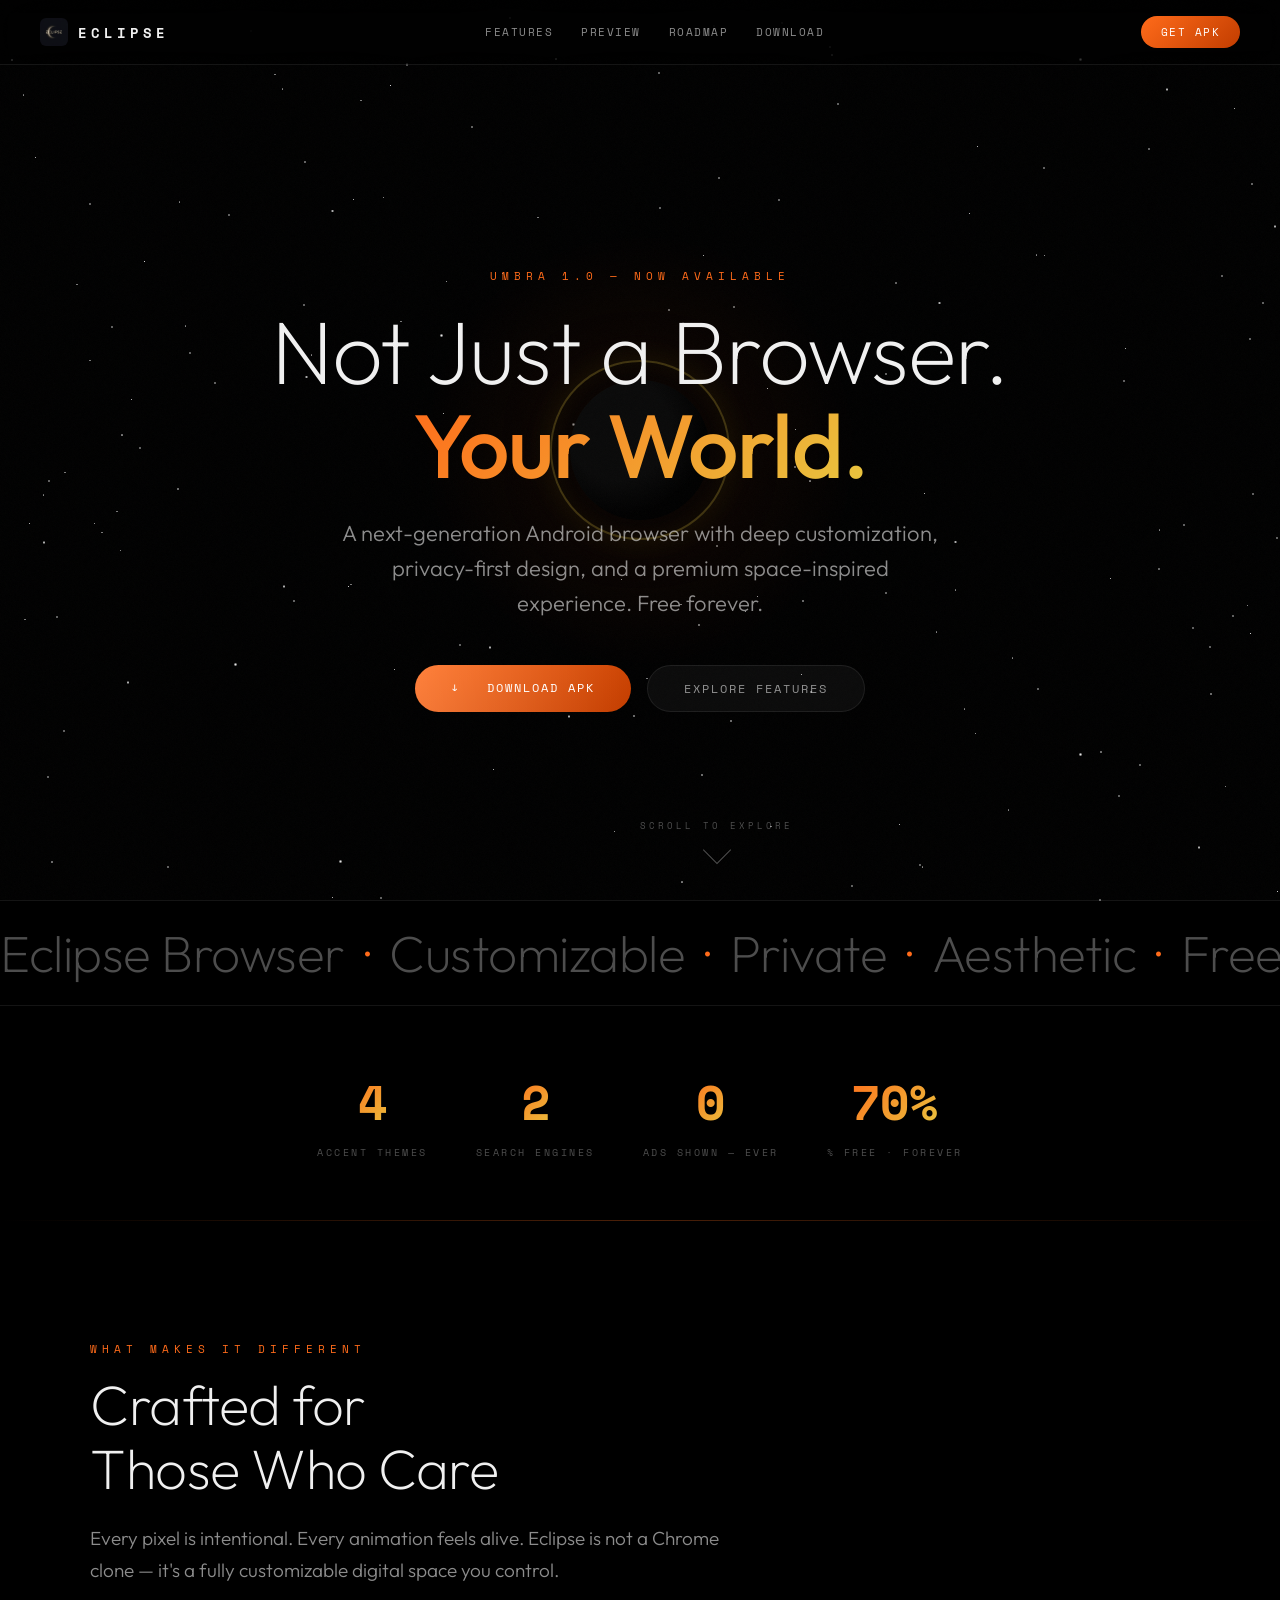
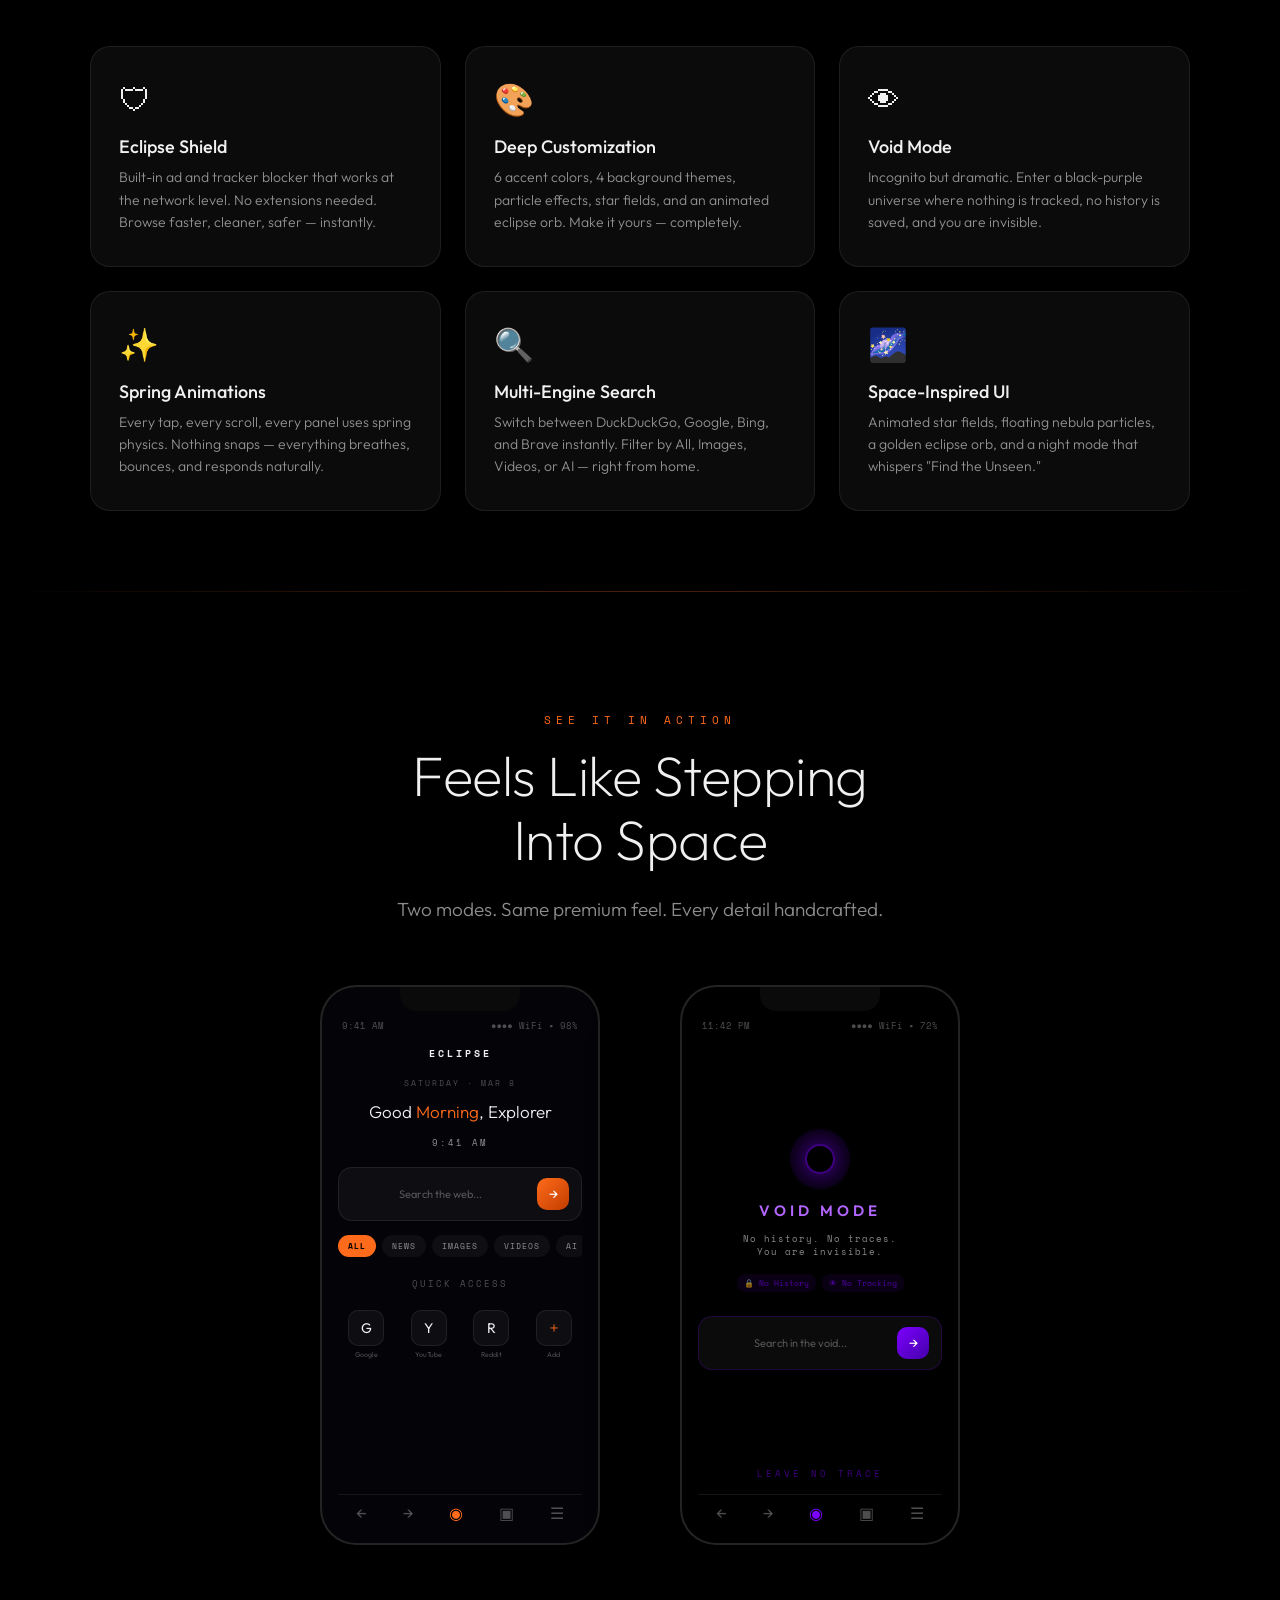
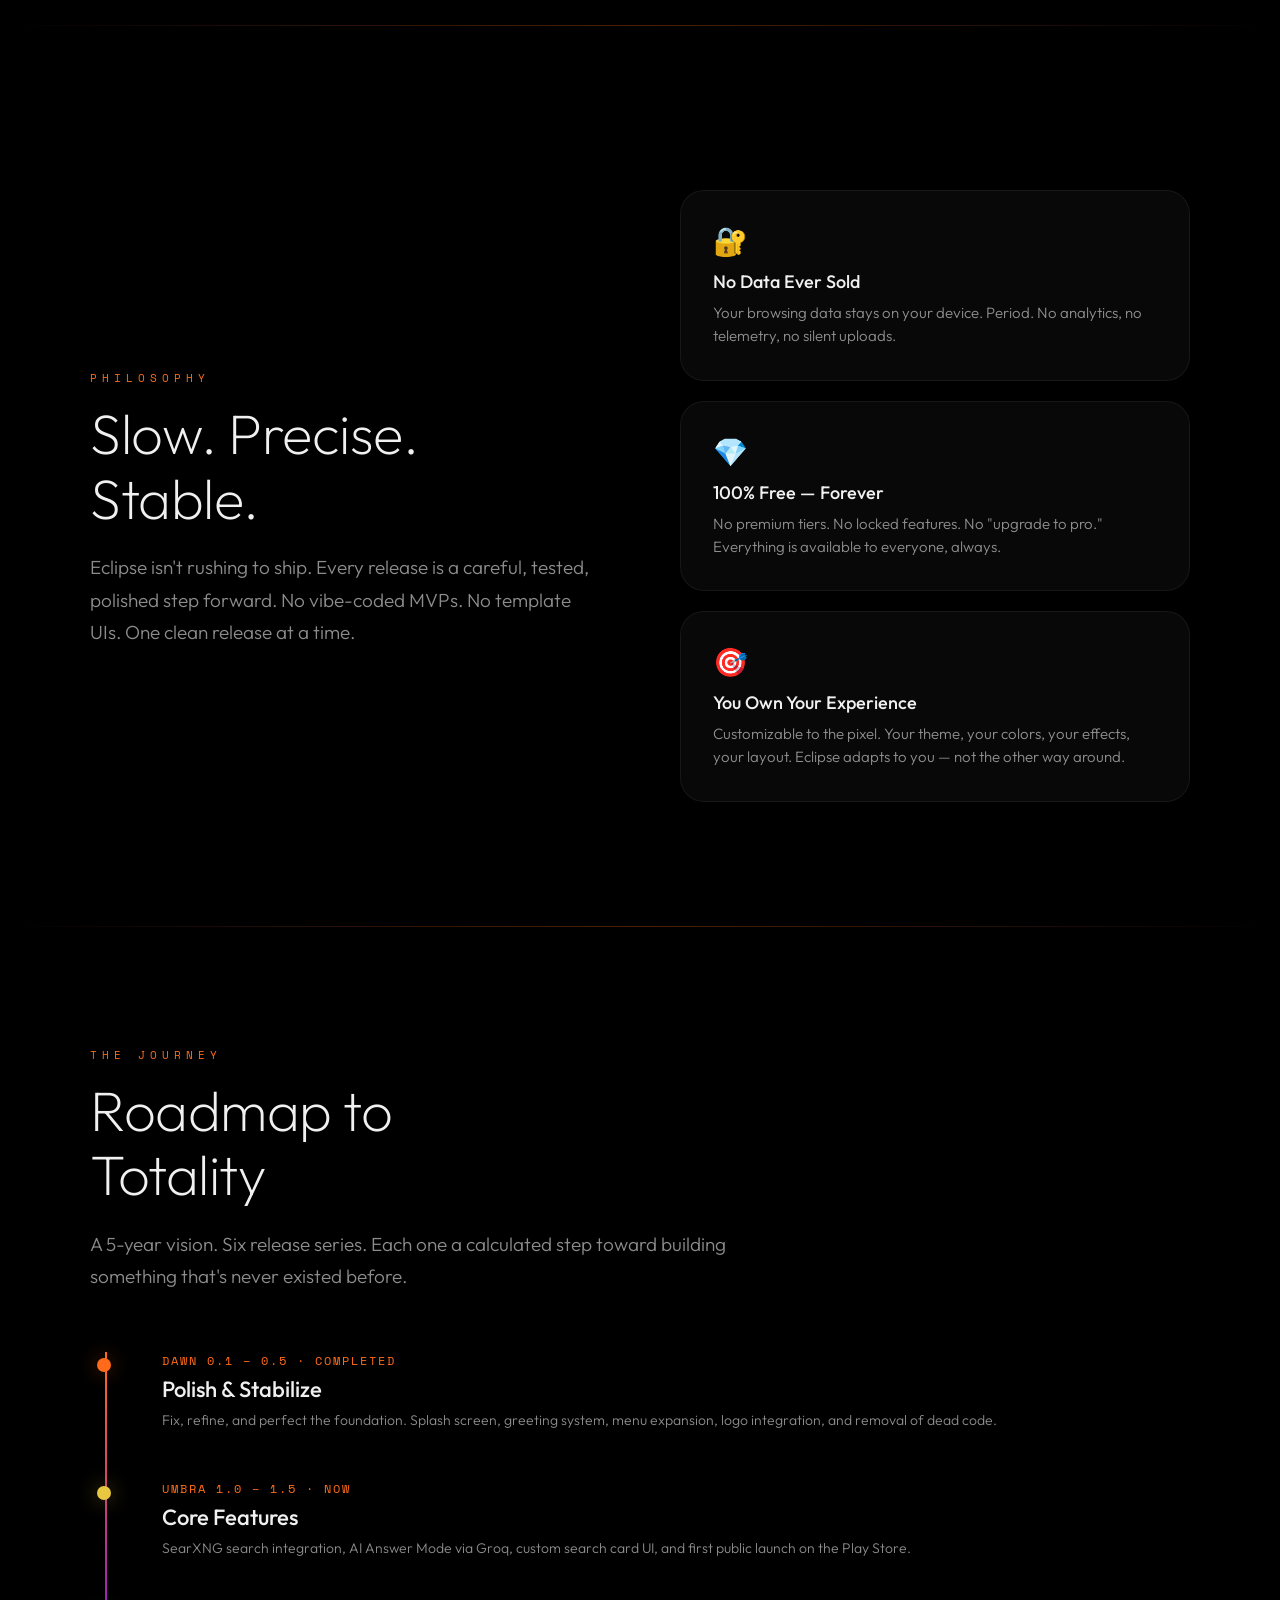
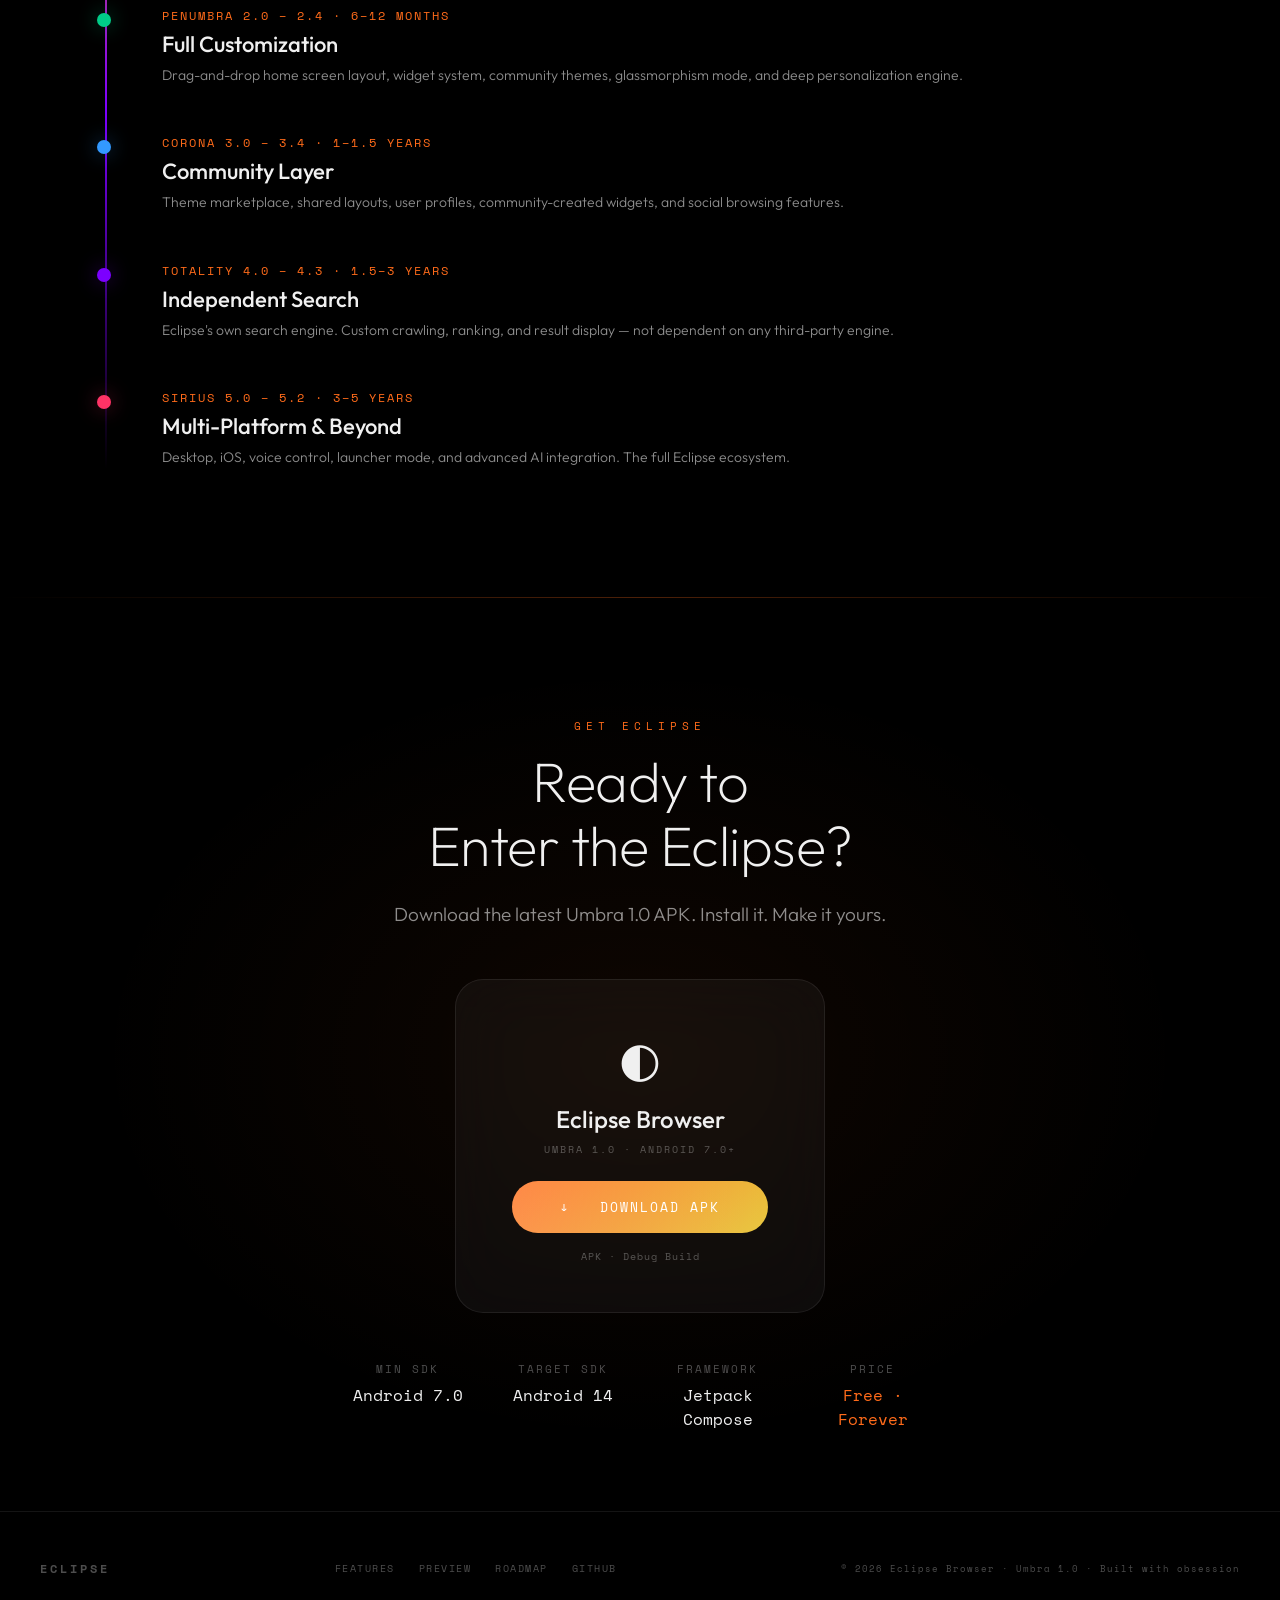
<file: Eclipse-main/eclipse-website/index.html>
<!DOCTYPE html>
<html lang="en">
<head>
<meta charset="UTF-8">
<meta name="viewport" content="width=device-width, initial-scale=1.0">
<title>Eclipse Browser — Your World. Not Just a Browser.</title>
<meta name="description" content="Eclipse is a next-generation Android browser with deep customization, privacy-first design, and a premium space-inspired UI.">
<link rel="preconnect" href="https://fonts.googleapis.com">
<link rel="preconnect" href="https://fonts.gstatic.com" crossorigin>
<link href="https://fonts.googleapis.com/css2?family=Outfit:wght@200;300;400;500;600;700&family=Space+Mono:wght@400;700&display=swap" rel="stylesheet">
<style>
/* ===== RESET & BASE ===== */
*,*::before,*::after{margin:0;padding:0;box-sizing:border-box}
html{scroll-behavior:smooth;overflow-x:hidden;scrollbar-width:thin;scrollbar-color:#FF6B1A22 transparent}
::-webkit-scrollbar{width:6px}
::-webkit-scrollbar-track{background:transparent}
::-webkit-scrollbar-thumb{background:#FF6B1A44;border-radius:3px}
body{
  font-family:'Outfit',sans-serif;
  background:#000;
  color:#f0f0f0;
  overflow-x:hidden;
  -webkit-font-smoothing:antialiased;
}
a{color:inherit;text-decoration:none}
img{max-width:100%;display:block}

/* ===== CSS VARIABLES ===== */
:root{
  --accent:#FF6B1A;
  --accent-light:#FFB347;
  --accent-gold:#E8C840;
  --void-purple:#7C00FF;
  --void-light:#B366FF;
  --surface:rgba(255,255,255,0.045);
  --surface2:rgba(255,255,255,0.07);
  --border:rgba(255,255,255,0.08);
  --text-primary:#F0F0F0;
  --text-muted:rgba(255,255,255,0.55);
  --text-muted2:rgba(255,255,255,0.3);
  --mono:'Space Mono',monospace;
  --sans:'Outfit',sans-serif;
}

/* ===== STAR FIELD ===== */
.starfield{
  position:fixed;top:0;left:0;width:100%;height:100%;z-index:0;pointer-events:none;
}
.star{
  position:absolute;
  border-radius:50%;
  background:radial-gradient(circle,rgba(255,255,255,0.9),rgba(255,255,255,0.1));
  animation:twinkle var(--dur) ease-in-out infinite alternate;
}
@keyframes twinkle{
  0%{opacity:var(--lo);transform:scale(0.8)}
  100%{opacity:var(--hi);transform:scale(1.2)}
}

/* ===== FLOATING PARTICLES ===== */
.particles{
  position:fixed;top:0;left:0;width:100%;height:100%;z-index:0;pointer-events:none;overflow:hidden;
}
.particle{
  position:absolute;
  border-radius:50%;
  background:var(--accent);
  filter:blur(1px);
  opacity:0;
  animation:particleFloat var(--dur) ease-in-out infinite;
  animation-delay:var(--delay);
}
@keyframes particleFloat{
  0%{opacity:0;transform:translateY(0) translateX(0) scale(0.5)}
  15%{opacity:0.6}
  85%{opacity:0.3}
  100%{opacity:0;transform:translateY(calc(-100vh - 50px)) translateX(var(--drift)) scale(0.2)}
}

/* ===== NOISE OVERLAY ===== */
.noise-overlay{
  position:fixed;top:0;left:0;width:100%;height:100%;z-index:1;pointer-events:none;
  opacity:0.025;
  background-image:url("data:image/svg+xml,%3Csvg viewBox='0 0 256 256' xmlns='http://www.w3.org/2000/svg'%3E%3Cfilter id='n'%3E%3CfeTurbulence type='fractalNoise' baseFrequency='0.9' numOctaves='4' stitchTiles='stitch'/%3E%3C/filter%3E%3Crect width='100%25' height='100%25' filter='url(%23n)'/%3E%3C/svg%3E");
  background-size:128px 128px;
}

/* ===== NEBULA GLOW BG ===== */
.nebula-bg{
  position:fixed;top:0;left:0;width:100%;height:100%;z-index:0;pointer-events:none;
}
.nebula-blob{
  position:absolute;
  border-radius:50%;
  filter:blur(120px);
  opacity:0;
  animation:nebulaFloat 18s ease-in-out infinite alternate;
}
.nebula-blob:nth-child(1){
  width:600px;height:600px;top:-200px;left:-150px;
  background:radial-gradient(circle,rgba(255,107,26,0.15),transparent 70%);
  animation-delay:0s;
}
.nebula-blob:nth-child(2){
  width:500px;height:500px;bottom:-100px;right:-100px;
  background:radial-gradient(circle,rgba(124,0,255,0.12),transparent 70%);
  animation-delay:-6s;
}
.nebula-blob:nth-child(3){
  width:400px;height:400px;top:40%;left:50%;transform:translateX(-50%);
  background:radial-gradient(circle,rgba(232,200,64,0.08),transparent 70%);
  animation-delay:-12s;
}
@keyframes nebulaFloat{
  0%{opacity:0.5;transform:scale(1) translate(0,0)}
  33%{opacity:0.8;transform:scale(1.15) translate(30px,-20px)}
  66%{opacity:0.6;transform:scale(0.95) translate(-20px,30px)}
  100%{opacity:0.7;transform:scale(1.1) translate(10px,-10px)}
}

/* ===== CURSOR GLOW ===== */
.cursor-glow{
  position:fixed;width:400px;height:400px;
  border-radius:50%;
  background:radial-gradient(circle,rgba(255,107,26,0.07),transparent 70%);
  pointer-events:none;z-index:0;
  transform:translate(-50%,-50%);
  transition:opacity 0.4s;
}

/* ===== SCROLL PROGRESS BAR ===== */
.scroll-progress{
  position:fixed;top:0;left:0;height:2px;z-index:9999;
  background:linear-gradient(90deg,var(--accent),var(--accent-gold),var(--void-purple));
  width:0%;
  transition:width 0.1s linear;
}

/* ===== HEADER / NAV ===== */
.site-nav{
  position:fixed;top:0;left:0;width:100%;z-index:100;
  padding:16px 40px;
  display:flex;align-items:center;justify-content:space-between;
  backdrop-filter:blur(20px);-webkit-backdrop-filter:blur(20px);
  background:rgba(0,0,0,0.4);
  border-bottom:1px solid var(--border);
  transform:translateY(-100%);
  animation:navSlide 0.8s 0.3s cubic-bezier(0.22,1,0.36,1) forwards;
}
@keyframes navSlide{to{transform:translateY(0)}}
.nav-brand{
  font-family:var(--mono);font-weight:700;font-size:14px;
  letter-spacing:4px;color:var(--text-primary);
  display:flex;align-items:center;gap:10px;
}
.nav-brand img{width:28px;height:28px;border-radius:6px}
.nav-links{display:flex;gap:28px;align-items:center}
.nav-links a{
  font-family:var(--mono);font-size:11px;letter-spacing:1.5px;
  color:var(--text-muted);
  transition:color 0.3s,transform 0.3s;
  text-transform:uppercase;
}
.nav-links a:hover{color:var(--accent);transform:translateY(-1px)}
.nav-cta{
  font-family:var(--mono);font-size:11px;letter-spacing:1.5px;
  color:#fff;
  background:linear-gradient(135deg,var(--accent),#C23D00);
  padding:8px 20px;border-radius:20px;
  transition:transform 0.3s,box-shadow 0.3s;
  text-transform:uppercase;
  cursor:pointer;border:none;
}
.nav-cta:hover{transform:scale(1.05);box-shadow:0 0 30px rgba(255,107,26,0.3)}

/* ===== SECTION UTILITY ===== */
.section{
  position:relative;z-index:2;
  min-height:100vh;
  display:flex;flex-direction:column;align-items:center;justify-content:center;
  padding:120px 40px 80px;
}
.section-inner{max-width:1100px;width:100%;margin:0 auto}

/* ===== REVEAL ANIMATIONS ===== */
.reveal{
  opacity:0;
  transform:translateY(50px);
  transition:opacity 0.7s cubic-bezier(0.22,1,0.36,1),transform 0.7s cubic-bezier(0.22,1,0.36,1);
}
.reveal.visible{
  opacity:1;transform:translateY(0);
}
.reveal-left{
  opacity:0;transform:translateX(-80px);
  transition:opacity 0.7s cubic-bezier(0.22,1,0.36,1),transform 0.7s cubic-bezier(0.22,1,0.36,1);
}
.reveal-left.visible{opacity:1;transform:translateX(0)}
.reveal-right{
  opacity:0;transform:translateX(80px);
  transition:opacity 0.7s cubic-bezier(0.22,1,0.36,1),transform 0.7s cubic-bezier(0.22,1,0.36,1);
}
.reveal-right.visible{opacity:1;transform:translateX(0)}
.reveal-scale{
  opacity:0;transform:scale(0.85);
  transition:opacity 0.7s cubic-bezier(0.22,1,0.36,1),transform 0.7s cubic-bezier(0.22,1,0.36,1);
}
.reveal-scale.visible{opacity:1;transform:scale(1)}

/* stagger delays */
[data-delay="1"]{transition-delay:0.1s}
[data-delay="2"]{transition-delay:0.2s}
[data-delay="3"]{transition-delay:0.3s}
[data-delay="4"]{transition-delay:0.4s}
[data-delay="5"]{transition-delay:0.5s}
[data-delay="6"]{transition-delay:0.6s}

/* ===== HERO SECTION ===== */
.hero{
  min-height:100vh;display:flex;align-items:center;justify-content:center;
  position:relative;overflow:hidden;padding-top:80px;
}
.hero-content{
  text-align:center;z-index:2;position:relative;
}
.hero-label{
  font-family:var(--mono);font-size:11px;letter-spacing:5px;
  color:var(--accent);text-transform:uppercase;
  opacity:0;animation:fadeSlideUp 0.8s 0.5s cubic-bezier(0.22,1,0.36,1) forwards;
  margin-bottom:20px;
}
.hero-title{
  font-family:var(--sans);font-weight:200;font-size:clamp(42px,7vw,90px);
  line-height:1.05;letter-spacing:-1px;
  color:var(--text-primary);
  opacity:0;animation:fadeSlideUp 1s 0.7s cubic-bezier(0.22,1,0.36,1) forwards;
}
.hero-title .accent{
  background:linear-gradient(135deg,var(--accent),var(--accent-gold));
  -webkit-background-clip:text;-webkit-text-fill-color:transparent;
  background-clip:text;
  font-weight:500;
}
.hero-subtitle{
  font-family:var(--sans);font-weight:300;font-size:clamp(16px,2vw,22px);
  color:var(--text-muted);margin-top:24px;line-height:1.6;
  max-width:600px;margin-left:auto;margin-right:auto;
  opacity:0;animation:fadeSlideUp 1s 0.9s cubic-bezier(0.22,1,0.36,1) forwards;
}
.hero-actions{
  display:flex;gap:16px;justify-content:center;margin-top:44px;
  opacity:0;animation:fadeSlideUp 1s 1.1s cubic-bezier(0.22,1,0.36,1) forwards;
}
.btn-primary{
  font-family:var(--mono);font-size:12px;letter-spacing:2px;
  color:#fff;text-transform:uppercase;
  background:linear-gradient(135deg,var(--accent),#C23D00);
  padding:14px 36px;border-radius:50px;border:none;cursor:pointer;
  position:relative;overflow:hidden;
  transition:transform 0.3s cubic-bezier(0.22,1,0.36,1),box-shadow 0.3s;
}
.btn-primary:hover{
  transform:scale(1.06);
  box-shadow:0 0 40px rgba(255,107,26,0.35),0 0 80px rgba(255,107,26,0.15);
}
.btn-primary::after{
  content:'';position:absolute;top:0;left:-100%;width:200%;height:100%;
  background:linear-gradient(90deg,transparent,rgba(255,255,255,0.15),transparent);
  transition:left 0.5s;
}
.btn-primary:hover::after{left:100%}
.btn-secondary{
  font-family:var(--mono);font-size:12px;letter-spacing:2px;
  color:var(--text-muted);text-transform:uppercase;
  background:var(--surface);
  border:1px solid var(--border);
  padding:14px 36px;border-radius:50px;cursor:pointer;
  transition:all 0.3s;
  backdrop-filter:blur(10px);
}
.btn-secondary:hover{
  color:var(--text-primary);border-color:var(--accent);
  box-shadow:0 0 20px rgba(255,107,26,0.1);
}

/* Hero orb */
.hero-orb{
  position:absolute;
  width:500px;height:500px;
  top:50%;left:50%;
  transform:translate(-50%,-50%);
  z-index:0;pointer-events:none;
  opacity:0;animation:orbFadeIn 2s 0.3s ease-out forwards;
}
.hero-orb-inner{
  width:100%;height:100%;position:relative;
  animation:orbFloat 6s ease-in-out infinite alternate;
}
.hero-orb-glow{
  position:absolute;width:100%;height:100%;
  border-radius:50%;
  background:radial-gradient(circle,rgba(255,107,26,0.08) 0%,transparent 65%);
}
.hero-orb-ring{
  position:absolute;
  top:50%;left:50%;width:180px;height:180px;
  transform:translate(-50%,-50%);
  border-radius:50%;
  border:2px solid rgba(232,200,64,0.3);
  box-shadow:0 0 30px rgba(232,200,64,0.1),inset 0 0 20px rgba(232,200,64,0.05);
  animation:ringPulse 4s ease-in-out infinite alternate;
}
.hero-orb-disc{
  position:absolute;
  top:50%;left:50%;width:140px;height:140px;
  transform:translate(-50%,-50%);
  border-radius:50%;
  background:radial-gradient(circle at 35% 35%,#0a0a0a 40%,#000 70%);
  box-shadow:0 0 60px rgba(0,0,0,0.9);
}
@keyframes orbFloat{
  0%{transform:translateY(0)}
  100%{transform:translateY(-20px)}
}
@keyframes orbFadeIn{to{opacity:1}}
@keyframes ringPulse{
  0%{box-shadow:0 0 30px rgba(232,200,64,0.1),inset 0 0 20px rgba(232,200,64,0.05);border-color:rgba(232,200,64,0.3)}
  100%{box-shadow:0 0 50px rgba(232,200,64,0.2),inset 0 0 30px rgba(232,200,64,0.1);border-color:rgba(232,200,64,0.5)}
}
@keyframes fadeSlideUp{
  from{opacity:0;transform:translateY(30px)}
  to{opacity:1;transform:translateY(0)}
}

/* ===== SCROLL BADGE ===== */
.scroll-badge{
  position:absolute;bottom:40px;left:50%;transform:translateX(-50%);
  z-index:2;display:flex;flex-direction:column;align-items:center;gap:8px;
  opacity:0;animation:fadeSlideUp 1s 1.5s cubic-bezier(0.22,1,0.36,1) forwards;
}
.scroll-badge span{
  font-family:var(--mono);font-size:9px;letter-spacing:3px;
  color:var(--text-muted2);text-transform:uppercase;
}
.scroll-arrow{
  width:20px;height:20px;border-right:1.5px solid var(--text-muted2);border-bottom:1.5px solid var(--text-muted2);
  transform:rotate(45deg);
  animation:scrollBounce 2s ease-in-out infinite;
}
@keyframes scrollBounce{
  0%,100%{transform:rotate(45deg) translate(0,0);opacity:0.3}
  50%{transform:rotate(45deg) translate(5px,5px);opacity:0.8}
}

/* ===== PHONE MOCKUP ===== */
.phone-showcase{
  display:flex;align-items:center;justify-content:center;gap:80px;
  flex-wrap:wrap;
}
.phone-mockup{
  width:280px;height:560px;
  border-radius:36px;
  background:#0a0a0a;
  border:2px solid rgba(255,255,255,0.1);
  box-shadow:0 30px 80px rgba(0,0,0,0.6),0 0 0 1px rgba(255,255,255,0.05) inset;
  position:relative;overflow:hidden;
  transition:transform 0.6s cubic-bezier(0.22,1,0.36,1),box-shadow 0.6s;
}
.phone-mockup:hover{
  transform:translateY(-12px) rotateY(2deg);
  box-shadow:0 40px 100px rgba(255,107,26,0.15),0 0 0 1px rgba(255,107,26,0.1) inset;
}
.phone-notch{
  position:absolute;top:0;left:50%;transform:translateX(-50%);
  width:120px;height:24px;
  background:#0a0a0a;
  border-radius:0 0 16px 16px;
  z-index:5;
}
.phone-screen{
  width:100%;height:100%;
  border-radius:34px;
  overflow:hidden;
  background:#030308;
  position:relative;
}
.phone-screenshot{
  width:100%;height:100%;object-fit:cover;
  border-radius:34px;
}

/* Screenshot placeholders (CSS-drawn app UI) */
.mock-ui{
  width:100%;height:100%;padding:32px 16px 16px;
  display:flex;flex-direction:column;gap:10px;
}
.mock-statusbar{
  display:flex;justify-content:space-between;align-items:center;
  padding:0 4px;margin-bottom:4px;
}
.mock-statusbar span{font-family:var(--mono);font-size:9px;color:var(--text-muted2)}
.mock-brand{
  font-family:var(--mono);font-weight:700;font-size:10px;
  letter-spacing:3px;color:var(--text-primary);padding:0 4px;
}
.mock-date{
  font-family:var(--mono);font-size:8px;color:var(--text-muted2);
  letter-spacing:2px;text-transform:uppercase;padding:6px 4px 0;
}
.mock-greeting{
  font-family:var(--sans);font-weight:300;font-size:17px;
  color:var(--text-primary);padding:2px 4px;
}
.mock-greeting .a{color:var(--accent)}
.mock-clock{
  font-family:var(--mono);font-size:9px;color:var(--text-muted);
  letter-spacing:2px;padding:2px 4px;
}
.mock-search{
  background:var(--surface);
  border:1px solid var(--border);
  border-radius:14px;padding:10px 12px;
  display:flex;align-items:center;gap:8px;
  margin-top:6px;
}
.mock-search-text{font-family:var(--sans);font-size:11px;color:var(--text-muted2);flex:1}
.mock-search-btn{
  width:32px;height:32px;border-radius:10px;
  background:linear-gradient(135deg,var(--accent),#C23D00);
  display:flex;align-items:center;justify-content:center;
  font-size:14px;color:#fff;
}
.mock-tabs{
  display:flex;gap:6px;padding:4px 0;overflow:hidden;
}
.mock-tab{
  font-family:var(--mono);font-size:8px;letter-spacing:1px;
  padding:5px 10px;border-radius:16px;
  background:var(--surface);color:var(--text-muted);white-space:nowrap;
}
.mock-tab.active{
  background:var(--accent);color:#000;font-weight:700;
}
.mock-sites{
  display:grid;grid-template-columns:repeat(4,1fr);gap:6px;
  padding:8px 0;
}
.mock-site{
  display:flex;flex-direction:column;align-items:center;gap:4px;
}
.mock-site-icon{
  width:36px;height:36px;border-radius:10px;
  background:var(--surface);border:1px solid var(--border);
  display:flex;align-items:center;justify-content:center;
  font-size:14px;
}
.mock-site-label{font-family:var(--sans);font-size:7px;color:var(--text-muted2)}
.mock-navbar{
  margin-top:auto;
  display:flex;justify-content:space-around;
  padding:8px 0 4px;
  border-top:1px solid var(--border);
}
.mock-nav-icon{
  font-size:16px;color:var(--text-muted2);
  transition:color 0.3s;
}
.mock-nav-icon.active{color:var(--accent)}

/* Void mode phone */
.mock-ui.void{background:#000}
.mock-ui.void .mock-greeting .a{color:var(--void-purple)}
.mock-ui.void .mock-search{border-color:rgba(124,0,255,0.2)}
.mock-ui.void .mock-search-btn{background:linear-gradient(135deg,var(--void-purple),#4400AA)}
.mock-ui.void .mock-tab.active{background:var(--void-purple)}

/* ===== FEATURES GRID ===== */
.features-grid{
  display:grid;grid-template-columns:repeat(auto-fit,minmax(300px,1fr));
  gap:24px;margin-top:60px;
}
.feature-card{
  background:var(--surface);
  border:1px solid var(--border);
  border-radius:20px;
  padding:32px 28px;
  backdrop-filter:blur(20px);
  transition:all 0.4s cubic-bezier(0.22,1,0.36,1);
  position:relative;overflow:hidden;
}
.feature-card::before{
  content:'';position:absolute;top:0;left:0;width:100%;height:100%;
  background:linear-gradient(135deg,rgba(255,107,26,0.03),transparent);
  opacity:0;transition:opacity 0.4s;
}
.feature-card:hover{
  border-color:rgba(255,107,26,0.2);
  transform:translateY(-6px);
  box-shadow:0 20px 60px rgba(0,0,0,0.4);
}
.feature-card:hover::before{opacity:1}
.feature-icon{
  font-size:32px;margin-bottom:16px;
  display:inline-block;
  transition:transform 0.4s cubic-bezier(0.22,1,0.36,1);
}
.feature-card:hover .feature-icon{transform:scale(1.15) rotate(-5deg)}
.feature-title{
  font-family:var(--sans);font-weight:500;font-size:18px;
  color:var(--text-primary);margin-bottom:8px;
}
.feature-desc{
  font-family:var(--sans);font-weight:300;font-size:14px;
  color:var(--text-muted);line-height:1.6;
}

/* ===== SECTION HEADERS ===== */
.section-label{
  font-family:var(--mono);font-size:11px;letter-spacing:5px;
  color:var(--accent);text-transform:uppercase;
  margin-bottom:16px;
}
.section-title{
  font-family:var(--sans);font-weight:200;font-size:clamp(32px,5vw,56px);
  color:var(--text-primary);line-height:1.15;letter-spacing:-0.5px;
  margin-bottom:20px;
}
.section-subtitle{
  font-family:var(--sans);font-weight:300;font-size:clamp(15px,1.8vw,19px);
  color:var(--text-muted);line-height:1.7;max-width:640px;
}

/* ===== STATS BAR ===== */
.stats-bar{
  display:flex;justify-content:center;gap:48px;flex-wrap:wrap;
  padding:60px 40px;margin:0;position:relative;z-index:2;
}
.stat-item{text-align:center}
.stat-number{
  font-family:var(--mono);font-weight:700;font-size:clamp(28px,4vw,48px);
  background:linear-gradient(135deg,var(--accent),var(--accent-gold));
  -webkit-background-clip:text;-webkit-text-fill-color:transparent;
  background-clip:text;
}
.stat-label{
  font-family:var(--mono);font-size:10px;letter-spacing:2.5px;
  color:var(--text-muted2);text-transform:uppercase;margin-top:8px;
}

/* ===== ROADMAP TIMELINE ===== */
.timeline{
  position:relative;padding-left:40px;margin-top:60px;
}
.timeline::before{
  content:'';position:absolute;left:15px;top:0;width:2px;height:100%;
  background:linear-gradient(to bottom,var(--accent),var(--void-purple),transparent);
}
.timeline-item{
  position:relative;margin-bottom:48px;padding-left:32px;
}
.timeline-dot{
  position:absolute;left:-33px;top:6px;
  width:14px;height:14px;border-radius:50%;
  background:var(--accent);
  box-shadow:0 0 20px rgba(255,107,26,0.4);
  transition:transform 0.4s cubic-bezier(0.22,1,0.36,1),box-shadow 0.4s;
}
.timeline-item:hover .timeline-dot{
  transform:scale(1.4);
  box-shadow:0 0 30px rgba(255,107,26,0.6);
}
.timeline-item:nth-child(2) .timeline-dot{background:var(--accent-gold);box-shadow:0 0 20px rgba(232,200,64,0.4)}
.timeline-item:nth-child(3) .timeline-dot{background:#00CC88;box-shadow:0 0 20px rgba(0,204,136,0.4)}
.timeline-item:nth-child(4) .timeline-dot{background:#3399FF;box-shadow:0 0 20px rgba(51,153,255,0.4)}
.timeline-item:nth-child(5) .timeline-dot{background:var(--void-purple);box-shadow:0 0 20px rgba(124,0,255,0.4)}
.timeline-item:nth-child(6) .timeline-dot{background:#FF3366;box-shadow:0 0 20px rgba(255,51,102,0.4)}
.timeline-version{
  font-family:var(--mono);font-size:12px;letter-spacing:2px;
  color:var(--accent);text-transform:uppercase;margin-bottom:6px;
}
.timeline-name{
  font-family:var(--sans);font-weight:500;font-size:22px;
  color:var(--text-primary);margin-bottom:6px;
}
.timeline-desc{
  font-family:var(--sans);font-weight:300;font-size:14px;
  color:var(--text-muted);line-height:1.6;
}

/* ===== DOWNLOAD SECTION ===== */
.download-section{
  text-align:center;
  background:radial-gradient(ellipse at center,rgba(255,107,26,0.06) 0%,transparent 60%);
}
.download-card{
  display:inline-flex;flex-direction:column;align-items:center;
  background:var(--surface);
  border:1px solid var(--border);
  border-radius:28px;
  padding:48px 56px;
  backdrop-filter:blur(30px);
  margin-top:48px;
  transition:all 0.4s cubic-bezier(0.22,1,0.36,1);
}
.download-card:hover{
  border-color:rgba(255,107,26,0.3);
  box-shadow:0 30px 80px rgba(0,0,0,0.4),0 0 60px rgba(255,107,26,0.08);
  transform:translateY(-8px);
}
.download-icon{font-size:48px;margin-bottom:16px}
.download-version{
  font-family:var(--mono);font-size:10px;letter-spacing:2px;
  color:var(--text-muted2);text-transform:uppercase;margin-bottom:24px;
}
.download-btn{
  font-family:var(--mono);font-size:13px;letter-spacing:2px;
  color:#fff;text-transform:uppercase;
  background:linear-gradient(135deg,var(--accent),var(--accent-gold));
  padding:16px 48px;border-radius:50px;border:none;cursor:pointer;
  position:relative;overflow:hidden;
  transition:all 0.3s cubic-bezier(0.22,1,0.36,1);
  text-decoration:none;display:inline-block;
}
.download-btn:hover{
  transform:scale(1.08);
  box-shadow:0 0 50px rgba(255,107,26,0.4),0 0 100px rgba(255,107,26,0.15);
}
.download-btn::after{
  content:'';position:absolute;top:0;left:-100%;width:200%;height:100%;
  background:linear-gradient(90deg,transparent,rgba(255,255,255,0.2),transparent);
  animation:shimmer 3s infinite;
}
@keyframes shimmer{
  0%{left:-100%}
  100%{left:100%}
}
.download-size{
  font-family:var(--mono);font-size:10px;
  color:var(--text-muted2);margin-top:16px;letter-spacing:1px;
}

/* ===== FOOTER ===== */
.site-footer{
  position:relative;z-index:2;
  border-top:1px solid var(--border);
  padding:48px 40px 32px;
  display:flex;justify-content:space-between;align-items:center;flex-wrap:wrap;gap:20px;
}
.footer-brand{
  font-family:var(--mono);font-weight:700;font-size:12px;
  letter-spacing:3px;color:var(--text-muted2);
}
.footer-links{display:flex;gap:24px}
.footer-links a{
  font-family:var(--mono);font-size:10px;letter-spacing:1.5px;
  color:var(--text-muted2);text-transform:uppercase;
  transition:color 0.3s;
}
.footer-links a:hover{color:var(--accent)}
.footer-copy{
  font-family:var(--mono);font-size:9px;color:var(--text-muted2);
  letter-spacing:1px;
}

/* ===== MARQUEE TEXT ===== */
.marquee-wrap{
  overflow:hidden;position:relative;z-index:2;
  border-top:1px solid var(--border);border-bottom:1px solid var(--border);
  padding:20px 0;
}
.marquee-track{
  display:flex;gap:60px;
  animation:marqueeScroll 25s linear infinite;
  width:max-content;
}
.marquee-text{
  font-family:var(--sans);font-weight:200;font-size:clamp(28px,4vw,52px);
  color:var(--text-muted2);white-space:nowrap;
  letter-spacing:-0.5px;
}
.marquee-text .dot{color:var(--accent);margin:0 20px}
@keyframes marqueeScroll{
  0%{transform:translateX(0)}
  100%{transform:translateX(-50%)}
}

/* ===== GLASSMORPHISM CARDS ===== */
.glass-card{
  background:rgba(255,255,255,0.03);
  border:1px solid rgba(255,255,255,0.06);
  border-radius:24px;padding:32px;
  backdrop-filter:blur(30px);-webkit-backdrop-filter:blur(30px);
  transition:all 0.4s cubic-bezier(0.22,1,0.36,1);
}
.glass-card:hover{
  background:rgba(255,255,255,0.05);
  border-color:rgba(255,255,255,0.1);
  transform:translateY(-4px);
}

/* ===== FLOATING BADGE ===== */
.floating-badge{
  position:fixed;bottom:24px;right:24px;z-index:90;
  font-family:var(--mono);font-size:10px;letter-spacing:2px;
  color:var(--accent);text-transform:uppercase;
  background:rgba(0,0,0,0.7);
  border:1px solid rgba(255,107,26,0.2);
  padding:10px 18px;border-radius:50px;
  backdrop-filter:blur(20px);
  opacity:0;transform:translateY(20px);
  transition:all 0.5s cubic-bezier(0.22,1,0.36,1);
  cursor:pointer;
}
.floating-badge.visible{opacity:1;transform:translateY(0)}
.floating-badge:hover{
  background:rgba(255,107,26,0.1);
  box-shadow:0 0 20px rgba(255,107,26,0.15);
}

/* ===== HORIZONTAL LINE ===== */
.divider-glow{
  width:100%;height:1px;
  background:linear-gradient(90deg,transparent,var(--accent),transparent);
  opacity:0.3;margin:0;position:relative;z-index:2;
}

/* ===== RESPONSIVE — TABLET ===== */
@media(max-width:1024px){
  .section{padding:100px 28px 60px}
  .phone-showcase{gap:50px}
  .philosophy-grid{grid-template-columns:1fr !important;gap:40px !important}
}

/* ===== RESPONSIVE — MOBILE ===== */
@media(max-width:768px){
  /* Sections & Layout */
  .section{padding:80px 20px 50px}
  .section-inner{max-width:100%}

  /* Navigation */
  .site-nav{padding:14px 18px}
  .nav-links{display:none}
  .nav-brand{font-size:18px;letter-spacing:3px;gap:10px}
  .nav-brand img{width:30px;height:30px}
  .nav-cta{font-size:14px;padding:12px 22px;letter-spacing:1px}

  /* Hero — the most visible section */
  .hero{min-height:100svh;padding-top:70px}
  .hero-label{font-size:14px;letter-spacing:4px;margin-bottom:16px}
  .hero-title{font-size:clamp(40px,12vw,64px) !important;line-height:1.08}
  .hero-subtitle{font-size:20px;line-height:1.65;margin-top:20px;padding:0 8px}
  .hero-actions{
    flex-direction:column;align-items:center;
    gap:14px;margin-top:36px;
  }
  .btn-primary,.btn-secondary{
    font-size:16px;padding:18px 40px;width:100%;max-width:320px;text-align:center;
  }
  .hero-orb{width:300px;height:300px}
  .hero-orb-ring{width:110px;height:110px}
  .hero-orb-disc{width:80px;height:80px}
  .scroll-badge{bottom:28px}
  .scroll-badge span{font-size:12px;letter-spacing:2px}

  /* Marquee */
  .marquee-wrap{padding:16px 0}
  .marquee-text{font-size:32px !important}
  .marquee-track{gap:30px}

  /* Stats Bar */
  .stats-bar{
    display:grid;grid-template-columns:1fr 1fr;
    gap:28px 20px;padding:48px 28px;
  }
  .stat-number{font-size:clamp(36px,10vw,48px) !important}
  .stat-label{font-size:13px;letter-spacing:1.5px}

  /* Section Headers */
  .section-label{font-size:14px;letter-spacing:4px;margin-bottom:14px}
  .section-title{font-size:clamp(32px,9vw,48px) !important;margin-bottom:16px}
  .section-subtitle{font-size:18px;line-height:1.65;padding:0 4px}

  /* Features Grid */
  .features-grid{grid-template-columns:1fr;gap:16px;margin-top:36px}
  .feature-card{padding:28px 24px;border-radius:18px}
  .feature-icon{font-size:36px;margin-bottom:14px}
  .feature-title{font-size:22px}
  .feature-desc{font-size:17px;line-height:1.65}

  /* Phone Mockups */
  .phone-showcase{
    flex-direction:column;gap:40px;align-items:center;
  }
  .phone-mockup{
    width:270px;height:540px;border-radius:34px;
  }
  .phone-notch{width:100px;height:20px;border-radius:0 0 12px 12px}
  .phone-screen{border-radius:32px}
  .mock-ui{padding:28px 14px 14px}
  .mock-greeting{font-size:16px}
  .mock-search{padding:10px;border-radius:12px}

  /* Philosophy / Glass Cards */
  .philosophy-grid{
    grid-template-columns:1fr !important;gap:32px !important;
  }
  .glass-card{padding:28px 24px;border-radius:20px}
  .card-icon{font-size:32px;margin-bottom:14px}
  .card-title{font-size:22px;margin-bottom:10px}
  .card-desc{font-size:18px;line-height:1.6}

  /* Timeline / Roadmap */
  .timeline{padding-left:32px;margin-top:44px}
  .timeline-item{padding-left:24px;margin-bottom:40px}
  .timeline::before{left:12px}
  .timeline-dot{left:-34px;width:14px;height:14px}
  .timeline-version{font-size:13px;letter-spacing:1.5px}
  .timeline-name{font-size:24px}
  .timeline-desc{font-size:17px;line-height:1.65}

  /* Download Section */
  .download-card{
    padding:40px 28px;border-radius:24px;
    width:100%;max-width:380px;
  }
  .download-icon{font-size:48px}
  .download-name{font-size:26px}
  .download-btn{font-size:16px;padding:18px 44px;border-radius:50px}
  .download-version{font-size:13px}
  .download-size{font-size:13px}
  .spec-grid{gap:24px;margin-top:40px}
  .spec-label{font-size:13px}
  .spec-value{font-size:17px}

  /* Footer */
  .site-footer{
    flex-direction:column;text-align:center;
    padding:36px 20px 28px;gap:18px;
  }
  .footer-brand{font-size:14px}
  .footer-links{gap:18px;flex-wrap:wrap;justify-content:center}
  .footer-links a{font-size:14px}
  .footer-copy{font-size:12px}

  /* Floating Badge */
  .floating-badge{
    bottom:18px;right:18px;
    font-size:13px;padding:12px 18px;
  }

  /* Cursor glow is useless on touch — hide it */
  .cursor-glow{display:none !important}

  /* Nebula blobs */
  .nebula-blob:nth-child(1){width:350px;height:350px;top:-120px;left:-100px}
  .nebula-blob:nth-child(2){width:280px;height:280px}
  .nebula-blob:nth-child(3){width:220px;height:220px}

  /* Glow line */
  .glow-line{width:50px;height:2px;margin-bottom:18px}

  /* Dividers */
  .divider-glow{opacity:0.2}

  /* Void mockup text (inside phone — keep proportional but bump slightly) */
  .void-title{font-size:16px}
  .void-desc{font-size:10px}
  .void-pill{font-size:9px}
  .void-trace{font-size:10px}
  .mock-qa-label{font-size:10px}
}

/* ===== RESPONSIVE — SMALL PHONES ===== */
@media(max-width:400px){
  .section{padding:70px 16px 40px}
  .hero-title{font-size:36px !important}
  .hero-subtitle{font-size:18px}
  .hero-label{font-size:13px}
  .btn-primary,.btn-secondary{font-size:15px;padding:16px 32px}
  .phone-mockup{width:240px;height:480px}
  .feature-card{padding:24px 20px}
  .feature-title{font-size:20px}
  .feature-desc{font-size:16px}
  .stats-bar{padding:36px 18px;gap:22px 14px}
  .stat-number{font-size:34px !important}
  .stat-label{font-size:12px}
  .download-card{padding:32px 20px}
  .download-name{font-size:22px}
  .section-title{font-size:30px !important}
  .section-subtitle{font-size:17px}
  .section-label{font-size:13px}
  .timeline-name{font-size:22px}
  .timeline-desc{font-size:16px}
  .timeline-version{font-size:12px}
  .nav-brand{font-size:16px}
  .nav-cta{font-size:13px}
  .card-title{font-size:20px}
  .card-desc{font-size:16px}
  .spec-label{font-size:12px}
  .spec-value{font-size:16px}
  .footer-links a{font-size:13px}
  .footer-copy{font-size:11px}
  .floating-badge{font-size:12px}
  .marquee-text{font-size:26px !important}
  .download-btn{font-size:15px}
  .download-version{font-size:12px}
  .download-size{font-size:12px}
}

/* ===== COUNTER ANIMATION ===== */
.counter{
  display:inline-block;
}

/* ===== TYPING (used for taglines) ===== */
.typing-cursor::after{
  content:'|';
  animation:blink 0.8s step-end infinite;
  color:var(--accent);margin-left:2px;
}
@keyframes blink{0%,100%{opacity:1}50%{opacity:0}}

/* ===== GLOW LINE ACCENT ===== */
.glow-line{
  width:60px;height:3px;border-radius:2px;
  background:linear-gradient(90deg,var(--accent),var(--accent-gold));
  margin-bottom:24px;
  box-shadow:0 0 12px rgba(255,107,26,0.3);
}

/* ===== TILT CARD ===== */
.tilt-card{
  transition:transform 0.3s cubic-bezier(0.22,1,0.36,1);
}

/* ===== INLINE-STYLE REPLACEMENTS (for responsive override) ===== */
.card-icon{font-size:28px;margin-bottom:12px}
.card-title{font-family:var(--sans);font-weight:500;font-size:18px;color:var(--text-primary);margin-bottom:8px}
.card-desc{font-family:var(--sans);font-weight:300;font-size:15px;color:var(--text-muted);line-height:1.55}
.spec-grid{margin-top:48px;display:grid;grid-template-columns:repeat(auto-fit,minmax(120px,1fr));gap:20px;max-width:600px;margin-left:auto;margin-right:auto}
.spec-label{font-family:var(--mono);font-size:11px;color:var(--text-muted2);letter-spacing:2px;text-transform:uppercase;margin-bottom:6px}
.spec-value{font-family:var(--mono);font-size:16px;color:var(--text-primary)}
.spec-value.accent{color:var(--accent)}
.download-name{font-family:var(--sans);font-weight:500;font-size:24px;color:var(--text-primary);margin-bottom:8px}
.void-trace{text-align:center;font-family:var(--mono);font-size:9px;color:var(--void-purple);letter-spacing:3px;opacity:0.5;padding:4px 0}
.void-title{font-family:var(--sans);font-weight:600;font-size:15px;color:var(--void-light);letter-spacing:4px}
.void-desc{font-family:var(--mono);font-size:9px;color:var(--text-muted);letter-spacing:1px;text-align:center}
.void-pill{font-family:var(--mono);font-size:8px;color:rgba(124,0,255,0.6);padding:3px 7px;border-radius:8px;background:rgba(124,0,255,0.08)}
.mock-qa-label{font-family:var(--mono);font-size:9px;color:var(--text-muted2);letter-spacing:2px;padding:6px 0 2px}
</style>
</head>
<body>

<!-- Scroll Progress -->
<div class="scroll-progress" id="scrollProgress"></div>

<!-- Cursor Glow -->
<div class="cursor-glow" id="cursorGlow"></div>

<!-- Nebula Background -->
<div class="nebula-bg">
  <div class="nebula-blob"></div>
  <div class="nebula-blob"></div>
  <div class="nebula-blob"></div>
</div>

<!-- Star Field -->
<div class="starfield" id="starfield"></div>

<!-- Floating Particles -->
<div class="particles" id="particles"></div>

<!-- Noise -->
<div class="noise-overlay"></div>

<!-- ====== NAVIGATION ====== -->
<nav class="site-nav">
  <div class="nav-brand">
    <img src="assets/logo.png" alt="Eclipse">
    ECLIPSE
  </div>
  <div class="nav-links">
    <a href="#features">Features</a>
    <a href="#preview">Preview</a>
    <a href="#roadmap">Roadmap</a>
    <a href="#download">Download</a>
  </div>
  <a href="#download" class="nav-cta">Get APK</a>
</nav>

<!-- ====== HERO ====== -->
<section class="hero" id="hero">
  <div class="hero-orb">
    <div class="hero-orb-inner">
      <div class="hero-orb-glow"></div>
      <div class="hero-orb-ring"></div>
      <div class="hero-orb-disc"></div>
    </div>
  </div>
  <div class="hero-content">
    <div class="hero-label">UMBRA 1.0 — NOW AVAILABLE</div>
    <h1 class="hero-title">Not Just a Browser.<br><span class="accent">Your World.</span></h1>
    <p class="hero-subtitle">A next-generation Android browser with deep customization, privacy-first design, and a premium space-inspired experience. Free forever.</p>
    <div class="hero-actions">
      <a href="#download" class="btn-primary">↓ &nbsp; Download APK</a>
      <a href="#features" class="btn-secondary">Explore Features</a>
    </div>
  </div>
  <div class="scroll-badge">
    <span>Scroll to explore</span>
    <div class="scroll-arrow"></div>
  </div>
</section>

<!-- ====== MARQUEE ====== -->
<div class="marquee-wrap">
  <div class="marquee-track">
    <span class="marquee-text">Eclipse Browser<span class="dot">·</span>Customizable<span class="dot">·</span>Private<span class="dot">·</span>Aesthetic<span class="dot">·</span>Free Forever<span class="dot">·</span>Space-Inspired<span class="dot">·</span>No Ads<span class="dot">·</span>Umbra 1.0</span>
    <span class="marquee-text">Eclipse Browser<span class="dot">·</span>Customizable<span class="dot">·</span>Private<span class="dot">·</span>Aesthetic<span class="dot">·</span>Free Forever<span class="dot">·</span>Space-Inspired<span class="dot">·</span>No Ads<span class="dot">·</span>Umbra 1.0</span>
  </div>
</div>

<!-- ====== STATS ====== -->
<div class="stats-bar" id="stats">
  <div class="stat-item reveal" data-delay="1">
    <div class="stat-number counter" data-target="6">0</div>
    <div class="stat-label">Accent Themes</div>
  </div>
  <div class="stat-item reveal" data-delay="2">
    <div class="stat-number counter" data-target="4">0</div>
    <div class="stat-label">Search Engines</div>
  </div>
  <div class="stat-item reveal" data-delay="3">
    <div class="stat-number counter" data-target="0">0</div>
    <div class="stat-label">Ads Shown — Ever</div>
  </div>
  <div class="stat-item reveal" data-delay="4">
    <div class="stat-number counter" data-target="100">0</div>
    <div class="stat-label">% Free · Forever</div>
  </div>
</div>

<div class="divider-glow"></div>

<!-- ====== FEATURES ====== -->
<section class="section" id="features">
  <div class="section-inner">
    <div class="section-label reveal">What Makes It Different</div>
    <h2 class="section-title reveal" data-delay="1">Crafted for<br><span class="accent">Those Who Care</span></h2>
    <p class="section-subtitle reveal" data-delay="2">Every pixel is intentional. Every animation feels alive. Eclipse is not a Chrome clone — it's a fully customizable digital space you control.</p>

    <div class="features-grid">
      <div class="feature-card reveal" data-delay="1">
        <div class="feature-icon">🛡</div>
        <div class="feature-title">Eclipse Shield</div>
        <div class="feature-desc">Built-in ad and tracker blocker that works at the network level. No extensions needed. Browse faster, cleaner, safer — instantly.</div>
      </div>
      <div class="feature-card reveal" data-delay="2">
        <div class="feature-icon">🎨</div>
        <div class="feature-title">Deep Customization</div>
        <div class="feature-desc">6 accent colors, 4 background themes, particle effects, star fields, and an animated eclipse orb. Make it yours — completely.</div>
      </div>
      <div class="feature-card reveal" data-delay="3">
        <div class="feature-icon">👁</div>
        <div class="feature-title">Void Mode</div>
        <div class="feature-desc">Incognito but dramatic. Enter a black-purple universe where nothing is tracked, no history is saved, and you are invisible.</div>
      </div>
      <div class="feature-card reveal" data-delay="4">
        <div class="feature-icon">✨</div>
        <div class="feature-title">Spring Animations</div>
        <div class="feature-desc">Every tap, every scroll, every panel uses spring physics. Nothing snaps — everything breathes, bounces, and responds naturally.</div>
      </div>
      <div class="feature-card reveal" data-delay="5">
        <div class="feature-icon">🔍</div>
        <div class="feature-title">Multi-Engine Search</div>
        <div class="feature-desc">Switch between DuckDuckGo, Google, Bing, and Brave instantly. Filter by All, Images, Videos, or AI — right from home.</div>
      </div>
      <div class="feature-card reveal" data-delay="6">
        <div class="feature-icon">🌌</div>
        <div class="feature-title">Space-Inspired UI</div>
        <div class="feature-desc">Animated star fields, floating nebula particles, a golden eclipse orb, and a night mode that whispers "Find the Unseen."</div>
      </div>
    </div>
  </div>
</section>

<div class="divider-glow"></div>

<!-- ====== PREVIEW / PHONE MOCKUPS ====== -->
<section class="section" id="preview">
  <div class="section-inner" style="text-align:center">
    <div class="section-label reveal">See It In Action</div>
    <h2 class="section-title reveal" data-delay="1" style="text-align:center">Feels Like Stepping<br>Into <span class="accent">Space</span></h2>
    <p class="section-subtitle reveal" data-delay="2" style="margin:0 auto 60px">Two modes. Same premium feel. Every detail handcrafted.</p>

    <div class="phone-showcase">
      <!-- Normal Mode Phone -->
      <div class="phone-mockup reveal-left" data-delay="2">
        <div class="phone-notch"></div>
        <div class="phone-screen">
          <div class="mock-ui">
            <div class="mock-statusbar">
              <span>9:41 AM</span>
              <span>●●●● WiFi ▪ 98%</span>
            </div>
            <div class="mock-brand">ECLIPSE</div>
            <div class="mock-date">SATURDAY · MAR 8</div>
            <div class="mock-greeting">Good <span class="a">Morning</span>, Explorer</div>
            <div class="mock-clock">9:41 AM</div>
            <div class="mock-search">
              <span class="mock-search-text">Search the web...</span>
              <div class="mock-search-btn">→</div>
            </div>
            <div class="mock-tabs">
              <div class="mock-tab active">ALL</div>
              <div class="mock-tab">NEWS</div>
              <div class="mock-tab">IMAGES</div>
              <div class="mock-tab">VIDEOS</div>
              <div class="mock-tab">AI</div>
            </div>
            <div class="mock-qa-label">QUICK ACCESS</div>
            <div class="mock-sites">
              <div class="mock-site"><div class="mock-site-icon">G</div><div class="mock-site-label">Google</div></div>
              <div class="mock-site"><div class="mock-site-icon">Y</div><div class="mock-site-label">YouTube</div></div>
              <div class="mock-site"><div class="mock-site-icon">R</div><div class="mock-site-label">Reddit</div></div>
              <div class="mock-site"><div class="mock-site-icon" style="color:var(--accent)">＋</div><div class="mock-site-label">Add</div></div>
            </div>
            <div class="mock-navbar">
              <span class="mock-nav-icon">←</span>
              <span class="mock-nav-icon">→</span>
              <span class="mock-nav-icon active">◉</span>
              <span class="mock-nav-icon">▣</span>
              <span class="mock-nav-icon">☰</span>
            </div>
          </div>
        </div>
      </div>

      <!-- Void Mode Phone -->
      <div class="phone-mockup reveal-right" data-delay="3">
        <div class="phone-notch"></div>
        <div class="phone-screen">
          <div class="mock-ui void">
            <div class="mock-statusbar">
              <span>11:42 PM</span>
              <span>●●●● WiFi ▪ 72%</span>
            </div>
            <div style="flex:1;display:flex;flex-direction:column;align-items:center;justify-content:center;gap:12px">
              <div style="width:60px;height:60px;border-radius:50%;background:radial-gradient(circle,rgba(124,0,255,0.3),transparent);display:flex;align-items:center;justify-content:center">
                <div style="width:30px;height:30px;border-radius:50%;background:#000;border:2px solid rgba(124,0,255,0.5);box-shadow:0 0 20px rgba(124,0,255,0.3)"></div>
              </div>
              <div class="void-title">VOID MODE</div>
              <div class="void-desc">No history. No traces.<br>You are invisible.</div>
              <div style="display:flex;gap:6px;margin:4px 0">
                <span class="void-pill">🔒 No History</span>
                <span class="void-pill">👁 No Tracking</span>
              </div>
              <div class="mock-search" style="width:100%;margin-top:8px">
                <span class="mock-search-text">Search in the void...</span>
                <div class="mock-search-btn" style="background:linear-gradient(135deg,var(--void-purple),#4400AA)">→</div>
              </div>
            </div>
            <div class="void-trace">LEAVE NO TRACE</div>
            <div class="mock-navbar">
              <span class="mock-nav-icon">←</span>
              <span class="mock-nav-icon">→</span>
              <span class="mock-nav-icon" style="color:var(--void-purple)">◉</span>
              <span class="mock-nav-icon">▣</span>
              <span class="mock-nav-icon">☰</span>
            </div>
          </div>
        </div>
      </div>
    </div>
  </div>
</section>

<div class="divider-glow"></div>

<!-- ====== PHILOSOPHY ====== -->
<section class="section" id="philosophy">
  <div class="section-inner">
    <div style="display:grid;grid-template-columns:1fr 1fr;gap:80px;align-items:center" class="philosophy-grid">
      <div>
        <div class="glow-line reveal"></div>
        <div class="section-label reveal" data-delay="1">Philosophy</div>
        <h2 class="section-title reveal" data-delay="2">Slow. Precise.<br><span class="accent">Stable.</span></h2>
        <p class="section-subtitle reveal" data-delay="3">Eclipse isn't rushing to ship. Every release is a careful, tested, polished step forward. No vibe-coded MVPs. No template UIs. One clean release at a time.</p>
      </div>
      <div class="reveal-right" data-delay="3">
        <div class="glass-card" style="margin-bottom:20px">
          <div class="card-icon">🔐</div>
          <div class="card-title">No Data Ever Sold</div>
          <div class="card-desc">Your browsing data stays on your device. Period. No analytics, no telemetry, no silent uploads.</div>
        </div>
        <div class="glass-card" style="margin-bottom:20px">
          <div class="card-icon">💎</div>
          <div class="card-title">100% Free — Forever</div>
          <div class="card-desc">No premium tiers. No locked features. No "upgrade to pro." Everything is available to everyone, always.</div>
        </div>
        <div class="glass-card">
          <div class="card-icon">🎯</div>
          <div class="card-title">You Own Your Experience</div>
          <div class="card-desc">Customizable to the pixel. Your theme, your colors, your effects, your layout. Eclipse adapts to you — not the other way around.</div>
        </div>
      </div>
    </div>
  </div>
</section>

<div class="divider-glow"></div>

<!-- ====== ROADMAP ====== -->
<section class="section" id="roadmap">
  <div class="section-inner">
    <div class="section-label reveal">The Journey</div>
    <h2 class="section-title reveal" data-delay="1">Roadmap to<br><span class="accent">Totality</span></h2>
    <p class="section-subtitle reveal" data-delay="2">A 5-year vision. Six release series. Each one a calculated step toward building something that's never existed before.</p>

    <div class="timeline">
      <div class="timeline-item reveal" data-delay="1">
        <div class="timeline-dot"></div>
        <div class="timeline-version">DAWN 0.1 – 0.5 · Completed</div>
        <div class="timeline-name">Polish & Stabilize</div>
        <div class="timeline-desc">Fix, refine, and perfect the foundation. Splash screen, greeting system, menu expansion, logo integration, and removal of dead code.</div>
      </div>
      <div class="timeline-item reveal" data-delay="2">
        <div class="timeline-dot"></div>
        <div class="timeline-version">UMBRA 1.0 – 1.5 · Now</div>
        <div class="timeline-name">Core Features</div>
        <div class="timeline-desc">SearXNG search integration, AI Answer Mode via Groq, custom search card UI, and first public launch on the Play Store.</div>
      </div>
      <div class="timeline-item reveal" data-delay="3">
        <div class="timeline-dot"></div>
        <div class="timeline-version">PENUMBRA 2.0 – 2.4 · 6–12 months</div>
        <div class="timeline-name">Full Customization</div>
        <div class="timeline-desc">Drag-and-drop home screen layout, widget system, community themes, glassmorphism mode, and deep personalization engine.</div>
      </div>
      <div class="timeline-item reveal" data-delay="4">
        <div class="timeline-dot"></div>
        <div class="timeline-version">CORONA 3.0 – 3.4 · 1–1.5 years</div>
        <div class="timeline-name">Community Layer</div>
        <div class="timeline-desc">Theme marketplace, shared layouts, user profiles, community-created widgets, and social browsing features.</div>
      </div>
      <div class="timeline-item reveal" data-delay="5">
        <div class="timeline-dot"></div>
        <div class="timeline-version">TOTALITY 4.0 – 4.3 · 1.5–3 years</div>
        <div class="timeline-name">Independent Search</div>
        <div class="timeline-desc">Eclipse's own search engine. Custom crawling, ranking, and result display — not dependent on any third-party engine.</div>
      </div>
      <div class="timeline-item reveal" data-delay="6">
        <div class="timeline-dot"></div>
        <div class="timeline-version">SIRIUS 5.0 – 5.2 · 3–5 years</div>
        <div class="timeline-name">Multi-Platform & Beyond</div>
        <div class="timeline-desc">Desktop, iOS, voice control, launcher mode, and advanced AI integration. The full Eclipse ecosystem.</div>
      </div>
    </div>
  </div>
</section>

<div class="divider-glow"></div>

<!-- ====== DOWNLOAD ====== -->
<section class="section download-section" id="download">
  <div class="section-inner" style="text-align:center">
    <div class="section-label reveal">Get Eclipse</div>
    <h2 class="section-title reveal" data-delay="1" style="text-align:center">Ready to<br><span class="accent">Enter the Eclipse?</span></h2>
    <p class="section-subtitle reveal" data-delay="2" style="margin:0 auto">Download the latest Umbra 1.0 APK. Install it. Make it yours.</p>

    <div class="download-card reveal-scale" data-delay="3">
      <div class="download-icon">◐</div>
      <div class="download-name">Eclipse Browser</div>
      <div class="download-version">Umbra 1.0 · Android 7.0+</div>
      <a href="https://github.com/TN-ARES0818/eclipse-site/releases/download/Umbra/Eclipse.apk" download class="download-btn">↓ &nbsp; Download APK</a>
      <div class="download-size">APK · Debug Build</div>
    </div>

    <div class="spec-grid reveal" data-delay="4">
      <div style="text-align:center">
        <div class="spec-label">Min SDK</div>
        <div class="spec-value">Android 7.0</div>
      </div>
      <div style="text-align:center">
        <div class="spec-label">Target SDK</div>
        <div class="spec-value">Android 14</div>
      </div>
      <div style="text-align:center">
        <div class="spec-label">Framework</div>
        <div class="spec-value">Jetpack Compose</div>
      </div>
      <div style="text-align:center">
        <div class="spec-label">Price</div>
        <div class="spec-value accent">Free · Forever</div>
      </div>
    </div>
  </div>
</section>

<!-- ====== FOOTER ====== -->
<footer class="site-footer">
  <div class="footer-brand">ECLIPSE</div>
  <div class="footer-links">
    <a href="#features">Features</a>
    <a href="#preview">Preview</a>
    <a href="#roadmap">Roadmap</a>
    <a href="https://github.com/TN-ARES0818/Eclipse" target="_blank" rel="noopener noreferrer">GitHub</a>
  </div>
  <div class="footer-copy">© 2026 Eclipse Browser · Umbra 1.0 · Built with obsession</div>
</footer>

<!-- Floating Download Badge -->
<div class="floating-badge" id="floatingBadge" onclick="document.getElementById('download').scrollIntoView({behavior:'smooth'})">
  ↓ Download APK
</div>

<!-- ====== JAVASCRIPT ====== -->
<script>
(function(){
  'use strict';

  // ===== STAR FIELD =====
  const starfield = document.getElementById('starfield');
  const starCount = 180;
  for(let i = 0; i < starCount; i++){
    const star = document.createElement('div');
    star.className = 'star';
    const size = Math.random() * 2.2 + 0.5;
    const lo = (Math.random() * 0.3 + 0.1).toFixed(2);
    const hi = (Math.random() * 0.5 + 0.4).toFixed(2);
    const dur = (Math.random() * 3 + 2).toFixed(1);
    Object.assign(star.style, {
      width: size + 'px', height: size + 'px',
      left: Math.random() * 100 + '%',
      top: Math.random() * 100 + '%',
      '--lo': lo, '--hi': hi, '--dur': dur + 's',
      animationDelay: (Math.random() * 4).toFixed(1) + 's'
    });
    starfield.appendChild(star);
  }

  // ===== PARTICLES =====
  const particles = document.getElementById('particles');
  const particleCount = 15;
  for(let i = 0; i < particleCount; i++){
    const p = document.createElement('div');
    p.className = 'particle';
    const size = Math.random() * 4 + 2;
    const dur = (Math.random() * 12 + 10).toFixed(1);
    const delay = (Math.random() * 15).toFixed(1);
    const drift = (Math.random() * 200 - 100).toFixed(0);
    Object.assign(p.style, {
      width: size + 'px', height: size + 'px',
      left: Math.random() * 100 + '%',
      bottom: '-20px',
      '--dur': dur + 's', '--delay': delay + 's', '--drift': drift + 'px'
    });
    particles.appendChild(p);
  }

  // ===== CURSOR GLOW =====
  const cursorGlow = document.getElementById('cursorGlow');
  let mouseX = -500, mouseY = -500;
  let glowX = -500, glowY = -500;
  document.addEventListener('mousemove', e => { mouseX = e.clientX; mouseY = e.clientY; });
  function animateCursor(){
    glowX += (mouseX - glowX) * 0.08;
    glowY += (mouseY - glowY) * 0.08;
    cursorGlow.style.left = glowX + 'px';
    cursorGlow.style.top = glowY + 'px';
    requestAnimationFrame(animateCursor);
  }
  animateCursor();

  // ===== SCROLL PROGRESS =====
  const scrollProgress = document.getElementById('scrollProgress');
  window.addEventListener('scroll', () => {
    const h = document.documentElement.scrollHeight - window.innerHeight;
    const p = (window.scrollY / h) * 100;
    scrollProgress.style.width = p + '%';
  }, {passive: true});

  // ===== REVEAL ON SCROLL =====
  const reveals = document.querySelectorAll('.reveal, .reveal-left, .reveal-right, .reveal-scale');
  const revealObserver = new IntersectionObserver((entries) => {
    entries.forEach(entry => {
      if(entry.isIntersecting){
        entry.target.classList.add('visible');
      }
    });
  }, { threshold: 0.12, rootMargin: '0px 0px -40px 0px' });
  reveals.forEach(el => revealObserver.observe(el));

  // ===== FLOATING BADGE (show after scrolling past hero) =====
  const floatingBadge = document.getElementById('floatingBadge');
  const heroEl = document.getElementById('hero');
  const badgeObserver = new IntersectionObserver((entries) => {
    entries.forEach(entry => {
      if(!entry.isIntersecting){
        floatingBadge.classList.add('visible');
      } else {
        floatingBadge.classList.remove('visible');
      }
    });
  }, { threshold: 0.1 });
  badgeObserver.observe(heroEl);

  // ===== COUNTER ANIMATION =====
  const counters = document.querySelectorAll('.counter');
  const counterObserver = new IntersectionObserver((entries) => {
    entries.forEach(entry => {
      if(entry.isIntersecting){
        const el = entry.target;
        const target = parseInt(el.getAttribute('data-target'));
        const suffix = el.getAttribute('data-target') === '100' ? '%' : '';
        let current = 0;
        const duration = 1500;
        const step = target / (duration / 16);
        const timer = setInterval(() => {
          current += step;
          if(current >= target){ current = target; clearInterval(timer); }
          el.textContent = Math.floor(current) + suffix;
        }, 16);
        counterObserver.unobserve(el);
      }
    });
  }, { threshold: 0.5 });
  counters.forEach(el => counterObserver.observe(el));

  // ===== NEBULA OPACITY ON SCROLL =====
  const nebulaBlobs = document.querySelectorAll('.nebula-blob');
  window.addEventListener('scroll', () => {
    const scrollY = window.scrollY;
    const maxScroll = document.documentElement.scrollHeight - window.innerHeight;
    const ratio = scrollY / maxScroll;
    nebulaBlobs.forEach((blob, i) => {
      const offset = (scrollY * 0.05 * (i + 1));
      blob.style.transform = `translate(${Math.sin(ratio * Math.PI + i) * 30}px, ${-offset}px)`;
    });
  }, {passive: true});

  // ===== NAV BACKGROUND OPACITY ON SCROLL =====
  const nav = document.querySelector('.site-nav');
  window.addEventListener('scroll', () => {
    if(window.scrollY > 100){
      nav.style.background = 'rgba(0,0,0,0.75)';
    } else {
      nav.style.background = 'rgba(0,0,0,0.4)';
    }
  }, {passive: true});

  // ===== TILT on phone mockups =====
  document.querySelectorAll('.phone-mockup').forEach(phone => {
    phone.addEventListener('mousemove', (e) => {
      const rect = phone.getBoundingClientRect();
      const x = (e.clientX - rect.left) / rect.width - 0.5;
      const y = (e.clientY - rect.top) / rect.height - 0.5;
      phone.style.transform = `perspective(800px) rotateY(${x * 8}deg) rotateX(${-y * 8}deg) translateY(-8px)`;
    });
    phone.addEventListener('mouseleave', () => {
      phone.style.transform = '';
    });
  });

  // ===== SMOOTH ANCHOR SCROLL =====
  document.querySelectorAll('a[href^="#"]').forEach(a => {
    a.addEventListener('click', (e) => {
      e.preventDefault();
      const target = document.querySelector(a.getAttribute('href'));
      if(target) target.scrollIntoView({behavior: 'smooth', block: 'start'});
    });
  });

  // ===== PHILOSOPHY GRID RESPONSIVE (handled by CSS now) =====

})();
</script>

</body>
</html>
</file>
